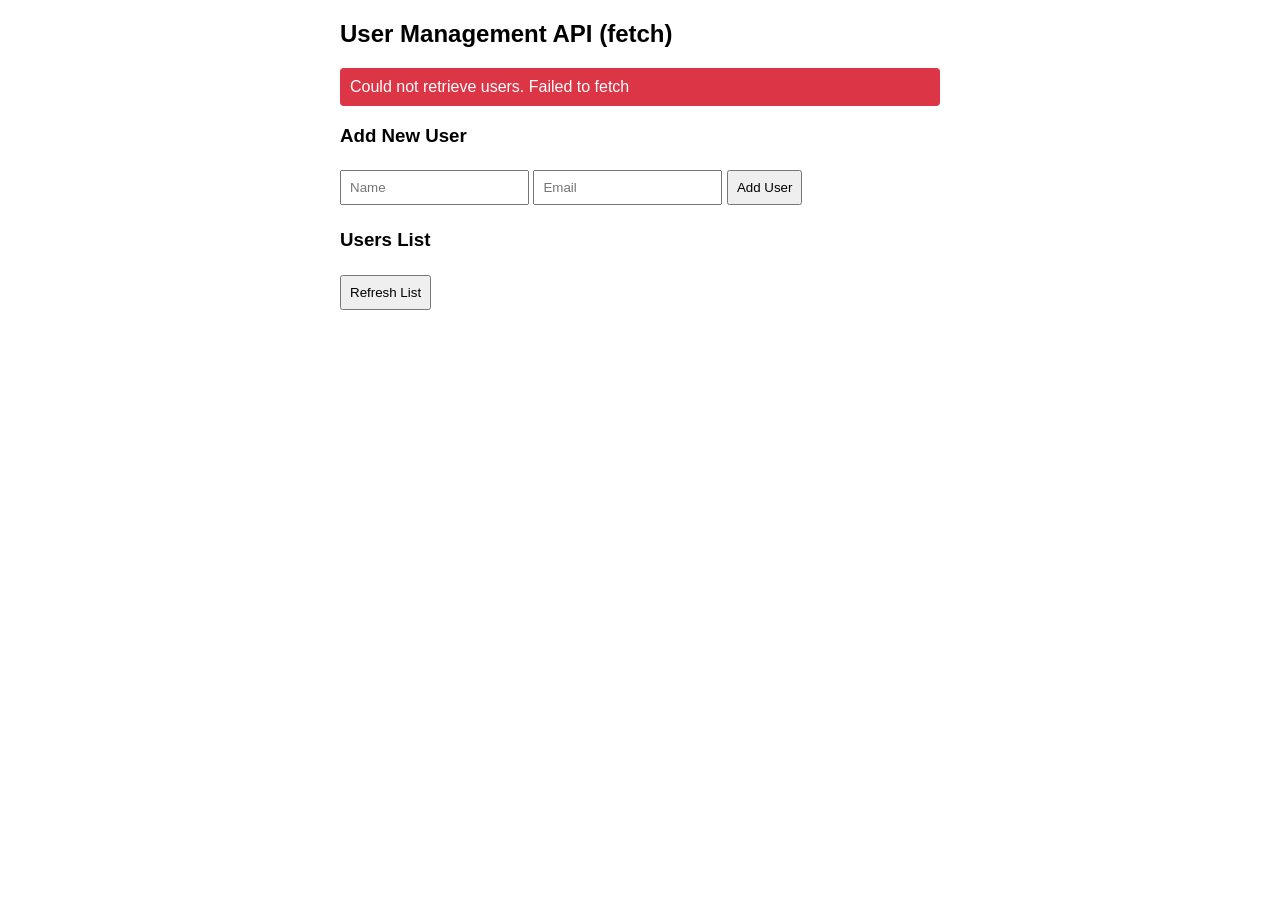
<file: consuming-API.html>
<!DOCTYPE html>
<html lang="en">

<head>
    <title>Consuming APIs with fetch() & Error Handling</title>
    <style>
        body {
            font-family: Arial, sans-serif;
            max-width: 600px;
            margin: 20px auto;
        }

        input,
        button {
            padding: 8px;
            margin: 5px 0;
        }

        ul {
            list-style-type: none;
            padding: 0;
        }

        li {
            padding: 10px;
            border: 1px solid #ddd;
            margin: 5px 0;
            display: flex;
            justify-content: space-between;
            align-items: center;
        }

        .btn-action {
            padding: 5px 10px;
            font-size: 0.8em;
            cursor: pointer;
            border: none;
            color: white;
        }

        .btn-edit {
            background: #ffc107;
        }

        .btn-delete {
            background: #dc3545;
        }

        /* 5.4 Styling for error and success messages */
        #error-message {
            display: none;
            color: white;
            background-color: #dc3545;
            padding: 10px;
            margin: 10px 0;
            border-radius: 4px;
        }

        #success-message {
            display: none;
            color: white;
            background-color: #28a745;
            padding: 10px;
            margin: 10px 0;
            border-radius: 4px;
        }
    </style>
</head>

<body>

    <h2>User Management API (fetch)</h2>

    <!-- 5.4 Containers for displaying errors and success messages in the UI -->
    <div id="error-message"></div>
    <div id="success-message"></div>

    <!-- Form for POST -->
    <h3>Add New User</h3>
    <input type="text" id="name" placeholder="Name">
    <input type="email" id="email" placeholder="Email">
    <button onclick="addUser()">Add User</button>

    <!-- List for GET -->
    <h3>Users List</h3>
    <button onclick="getUsers()">Refresh List</button>
    <ul id="list-users"></ul>

    <script>
        // Using a free mock API to simulate the PHP backend
        const API_URL = "https://reqres.in/api/users";

        // ==========================================
        // 5.4 Displaying errors/success in the UI
        // ==========================================
        function showError(message) {
            const errorDiv = document.getElementById("error-message");
            errorDiv.textContent = message;
            errorDiv.style.display = "block";
            setTimeout(() => { errorDiv.style.display = "none"; }, 5000);
        }

        function showSuccess(message) {
            const successDiv = document.getElementById("success-message");
            successDiv.textContent = message;
            successDiv.style.display = "block";
            setTimeout(() => { successDiv.style.display = "none"; }, 3000);
        }

        // ==========================================
        // 1️⃣ Get users (GET) & 5.4 Response handling
        // ==========================================
        function getUsers() {
            fetch(API_URL)
                .then(response => {
                    // 5.4 Handling HTTP Responses: Check if response.ok is false
                    if (!response.ok) {
                        throw new Error(`Error ${response.status}: ${response.statusText}`);
                    }
                    return response.json();
                })
                .then(data => {
                    // The mock API returns { data: [...] }, so we extract the array
                    showUsers(data.data);
                })
                .catch(error => {
                    // 5.4 Catching errors and showing them in the UI
                    showError("Could not retrieve users. " + error.message);
                });
        }

        function showUsers(users) {
            const list = document.getElementById("list-users");
            list.innerHTML = "";
            users.forEach(user => {
                const item = document.createElement("li");
                // Mapping mock API fields to match the example's user.name
                const displayName = `${user.first_name} ${user.last_name}`;
                item.innerHTML = `
                    <span>${displayName} - ${user.email}</span>
                    <span>
                        <button class="btn-action btn-edit" onclick="updateUser(${user.id})">Edit</button>
                        <button class="btn-action btn-delete" onclick="deleteUser(${user.id})">Delete</button>
                    </span>
                `;
                list.appendChild(item);
            });
        }

        // ==========================================
        // 2️⃣ Add a user (POST)
        // ==========================================
        function addUser() {
            const name = document.getElementById("name").value;
            const email = document.getElementById("email").value;

            if (!name || !email) {
                showError("Name and Email are required!");
                return;
            }

            fetch(API_URL, {
                method: "POST",
                headers: { "Content-Type": "application/json" },
                body: JSON.stringify({ name, email })
            })
                .then(response => {
                    if (!response.ok) throw new Error(`Error ${response.status}`);
                    return response.json();
                })
                .then(data => {
                    showSuccess(`User added with ID: ${data.id}`);
                    document.getElementById("name").value = "";
                    document.getElementById("email").value = "";
                    getUsers(); // Refresh list
                })
                .catch(error => showError("Error adding user: " + error.message));
        }

        // ==========================================
        // 3️⃣ Update user (PUT)
        // ==========================================
        function updateUser(id) {
            const newName = prompt("New name:");
            const newEmail = prompt("New email:");

            if (newName && newEmail) {
                fetch(`${API_URL}/${id}`, {
                    method: "PUT",
                    headers: { "Content-Type": "application/json" },
                    body: JSON.stringify({ name: newName, email: newEmail })
                })
                    .then(response => {
                        if (!response.ok) throw new Error(`Error ${response.status}`);
                        return response.json();
                    })
                    .then(() => {
                        showSuccess("User updated successfully!");
                        getUsers();
                    })
                    .catch(error => showError("Error updating user: " + error.message));
            }
        }

        // ==========================================
        // 4️⃣ Delete user (DELETE)
        // ==========================================
        function deleteUser(id) {
            if (confirm("Are you sure you want to delete this user?")) {
                fetch(`${API_URL}/${id}`, {
                    method: "DELETE",
                    headers: { "Content-Type": "application/json" }
                })
                    .then(response => {
                        // DELETE often returns 204 No Content (empty body)
                        if (response.status === 204) return {};
                        if (!response.ok) throw new Error(`Error ${response.status}`);
                        return response.json();
                    })
                    .then(() => {
                        showSuccess("User deleted successfully!");
                        getUsers();
                    })
                    .catch(error => showError("Error deleting user: " + error.message));
            }
        }

        // Load users when the page loads
        document.addEventListener("DOMContentLoaded", getUsers);
    </script>
</body>

</html>
</file>
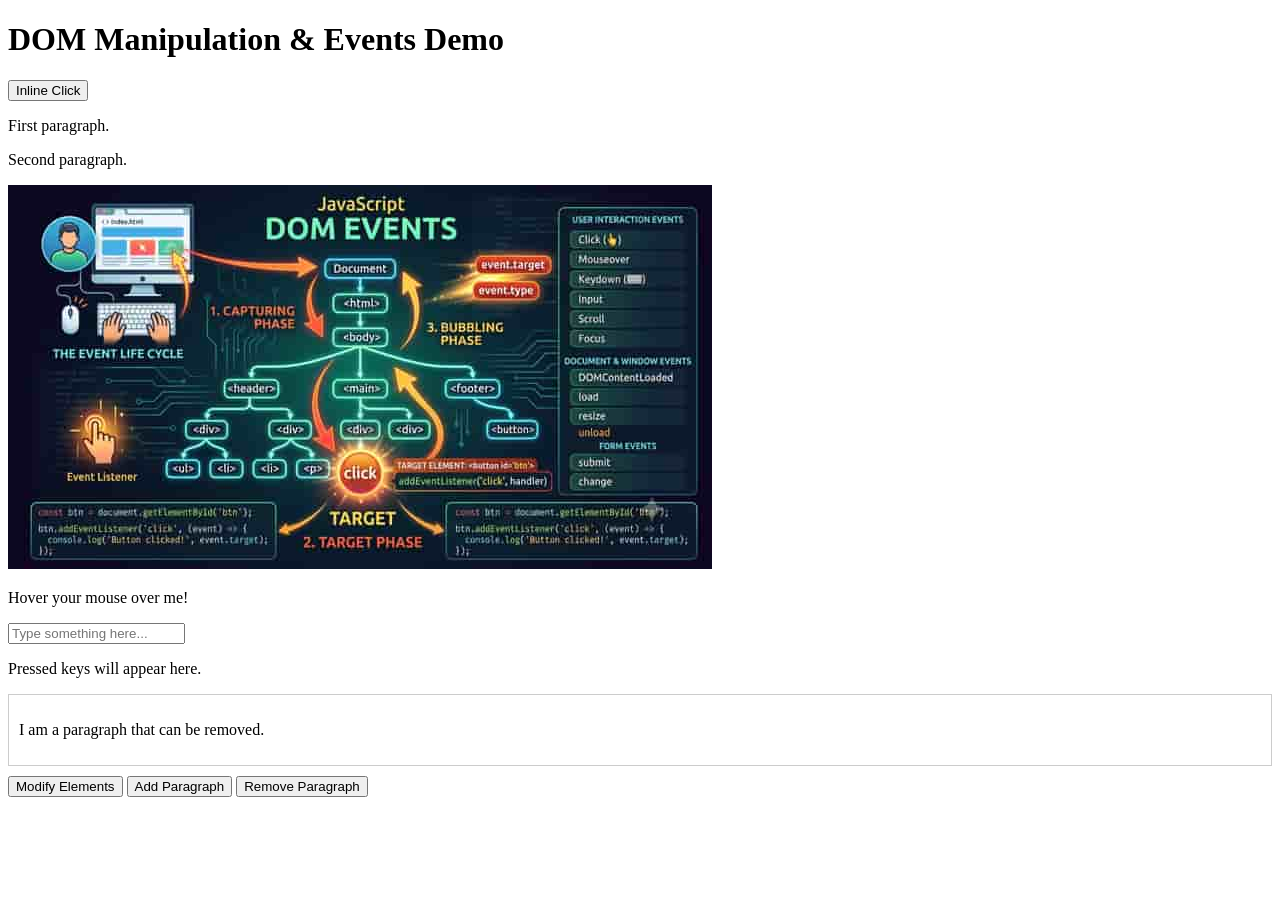
<file: events-dom.html>
<!DOCTYPE html>
<html lang="en">

<head>
    <title>DOM & Events Demo</title>
    <style>
        .highlight {
            background-color: yellow;
        }

        .box {
            border: 1px solid #ccc;
            padding: 10px;
            margin: 10px 0;
        }
    </style>
</head>

<body>

    <h1 id="titulo">DOM Manipulation & Events Demo</h1>

    <!-- 3.1.3 Inline Event -->
    <button onclick="alert('This is an inline event!')">Inline Click</button>

    <!-- Elements for Selection (3.2.2) -->
    <p class="paragraph">First paragraph.</p>
    <p class="paragraph">Second paragraph.</p>
    <img id="myImage" src="old-image.jpg" alt="Sample Image">

    <!-- Elements for Events (3.2.5) -->
    <p id="hoverTarget">Hover your mouse over me!</p>
    <input type="text" id="keyInput" placeholder="Type something here...">
    <p id="keyOutput">Pressed keys will appear here.</p>

    <!-- Container for Creation/Removal (3.2.4) -->
    <div id="container" class="box">
        <p id="removable">I am a paragraph that can be removed.</p>
    </div>

    <!-- Buttons for JavaScript Events -->
    <button id="modifyBtn">Modify Elements</button>
    <button id="addBtn">Add Paragraph</button>
    <button id="removeBtn">Remove Paragraph</button>

    <script>
        // ==========================================
        // 3.2.2 Selecting DOM Elements
        // ==========================================
        const byId = document.getElementById("titulo");
        const byClass = document.getElementsByClassName("paragraph");
        const byTag = document.getElementsByTagName("p");
        const byQuery = document.querySelector("p");
        const byQueryAll = document.querySelectorAll("p");

        // Logging to console to show the difference between single nodes and collections
        console.log("Single element:", byId, byQuery);
        console.log("Collections:", byClass, byTag, byQueryAll);


        // ==========================================
        // 3.2.3 Modifying DOM Elements & 3.2.5 Events
        // ==========================================
        const modifyBtn = document.getElementById("modifyBtn");

        // Event: click
        modifyBtn.addEventListener("click", function () {
            // Changing text content
            byId.textContent = "Title Modified via textContent!";

            // Changing styles
            byId.style.color = "blue";

            // Changing HTML content
            const firstP = document.querySelector("p");
            firstP.innerHTML = "<em>Changed via innerHTML!</em>";

            // Changing attributes
            const imagen = document.getElementById("myImage");
            imagen.setAttribute("src", "new-image.jpg");
            imagen.setAttribute("alt", "New Image Description");
        });


        // ==========================================
        // 3.2.5 More DOM Events (mouseover, keyup)
        // ==========================================
        const hoverTarget = document.getElementById("hoverTarget");

        // Event: mouseover
        hoverTarget.addEventListener("mouseover", function () {
            hoverTarget.style.backgroundColor = "lightgreen";
        });
        hoverTarget.addEventListener("mouseout", function () {
            hoverTarget.style.backgroundColor = "transparent";
        });

        const keyInput = document.getElementById("keyInput");
        const keyOutput = document.getElementById("keyOutput");

        // Event: keyup
        keyInput.addEventListener("keyup", function () {
            keyOutput.textContent = "You typed: " + keyInput.value;
        });


        // ==========================================
        // 3.2.4 Creating, Adding, and Removing Elements
        // ==========================================
        const addBtn = document.getElementById("addBtn");

        // Event: click (Creating & Adding)
        addBtn.addEventListener("click", function () {
            const nuevoParagraph = document.createElement("p");
            nuevoParagraph.textContent = "This is a dynamically added paragraph.";
            nuevoParagraph.className = "paragraph"; // Adding a class

            // Adding to the DOM
            document.getElementById("container").appendChild(nuevoParagraph);
        });

        const removeBtn = document.getElementById("removeBtn");

        // Event: click (Removing)
        removeBtn.addEventListener("click", function () {
            const deleteParagraph = document.getElementById("removable");
            if (deleteParagraph) {
                // Removing from the DOM
                deleteParagraph.parentNode.removeChild(deleteParagraph);
            } else {
                alert("The element has already been removed!");
            }
        });
    </script>
</body>

</html>
</file>
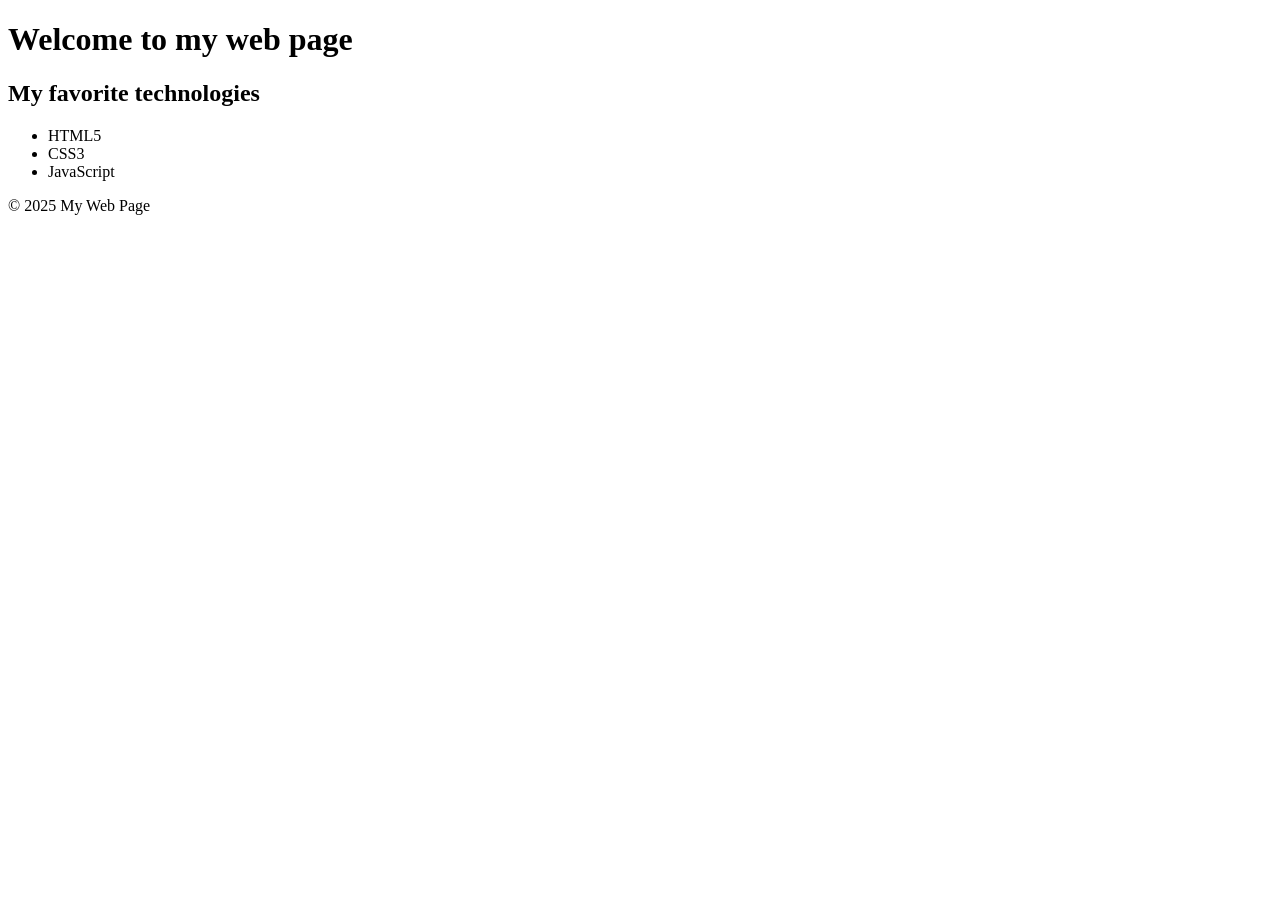
<file: exercise1.html>
<!DOCTYPE html>
<html lang="en">

<head>
    <meta charset="UTF-8">
    <meta name="viewport" content="width=device-width, initial-scale=1.0">
    <title>My Web Page</title>
</head>

<body>
    <header>
        <h1>Welcome to my web page</h1>
    </header>
    <main>
        <section>
            <h2>My favorite technologies</h2>
            <ul>
                <li>HTML5</li>
                <li>CSS3</li>
                <li>JavaScript</li>
            </ul>
        </section>
    </main>
    <footer>
        <p>&copy; 2025 My Web Page</p>
    </footer>
</body>

</html>
</file>
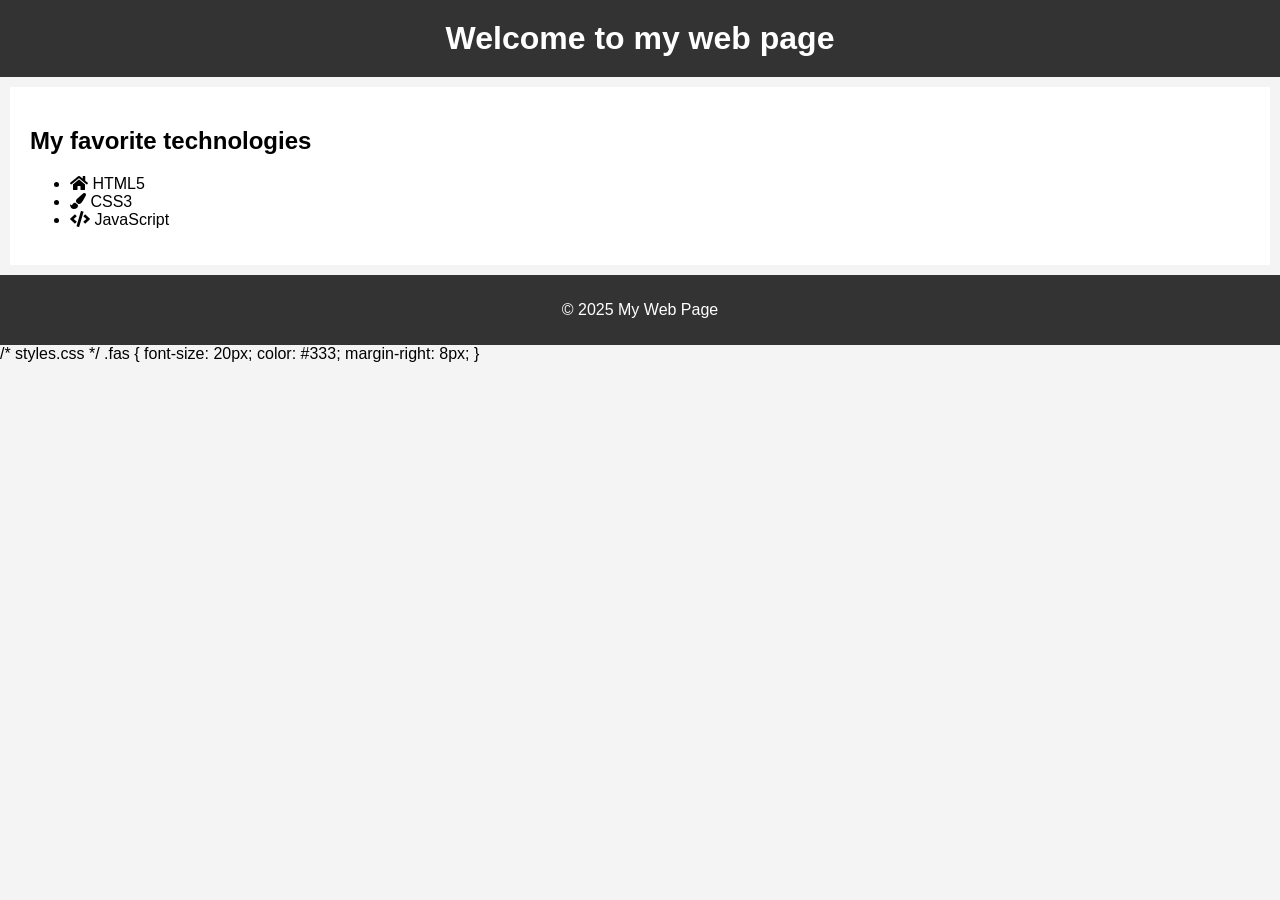
<file: exercise3.html>
<!—exercise3.html -->
    <!DOCTYPE html>
    <html lang="en">

    <head>
        <meta charset="UTF-8">
        <meta name="viewport" content="width=device-width, initial-scale=1.0">
        <title>My Web Page</title>
        <link href="https://cdnjs.cloudflare.com/ajax/libs/font-awesome/5.15.3/css/all.min.css" rel="stylesheet">
        <link rel="stylesheet" href="styles.css">
    </head>

    <body>
        <header>
            <h1>Welcome to my web page</h1>
        </header>
        <main>
            <section>
                <h2>My favorite technologies</h2>
                <ul>
                    <li><i class="fas fa-home"></i> HTML5</li>
                    <li><i class="fas fa-paint-brush"></i> CSS3</li>
                    <li><i class="fas fa-code"></i> JavaScript</li>
                </ul>
            </section>
        </main>
        <footer>
            <p>&copy; 2025 My Web Page</p>
        </footer>
    </body>

    </html>
    /* styles.css */
    .fas {
    font-size: 20px;
    color: #333;
    margin-right: 8px;
    }
</file>
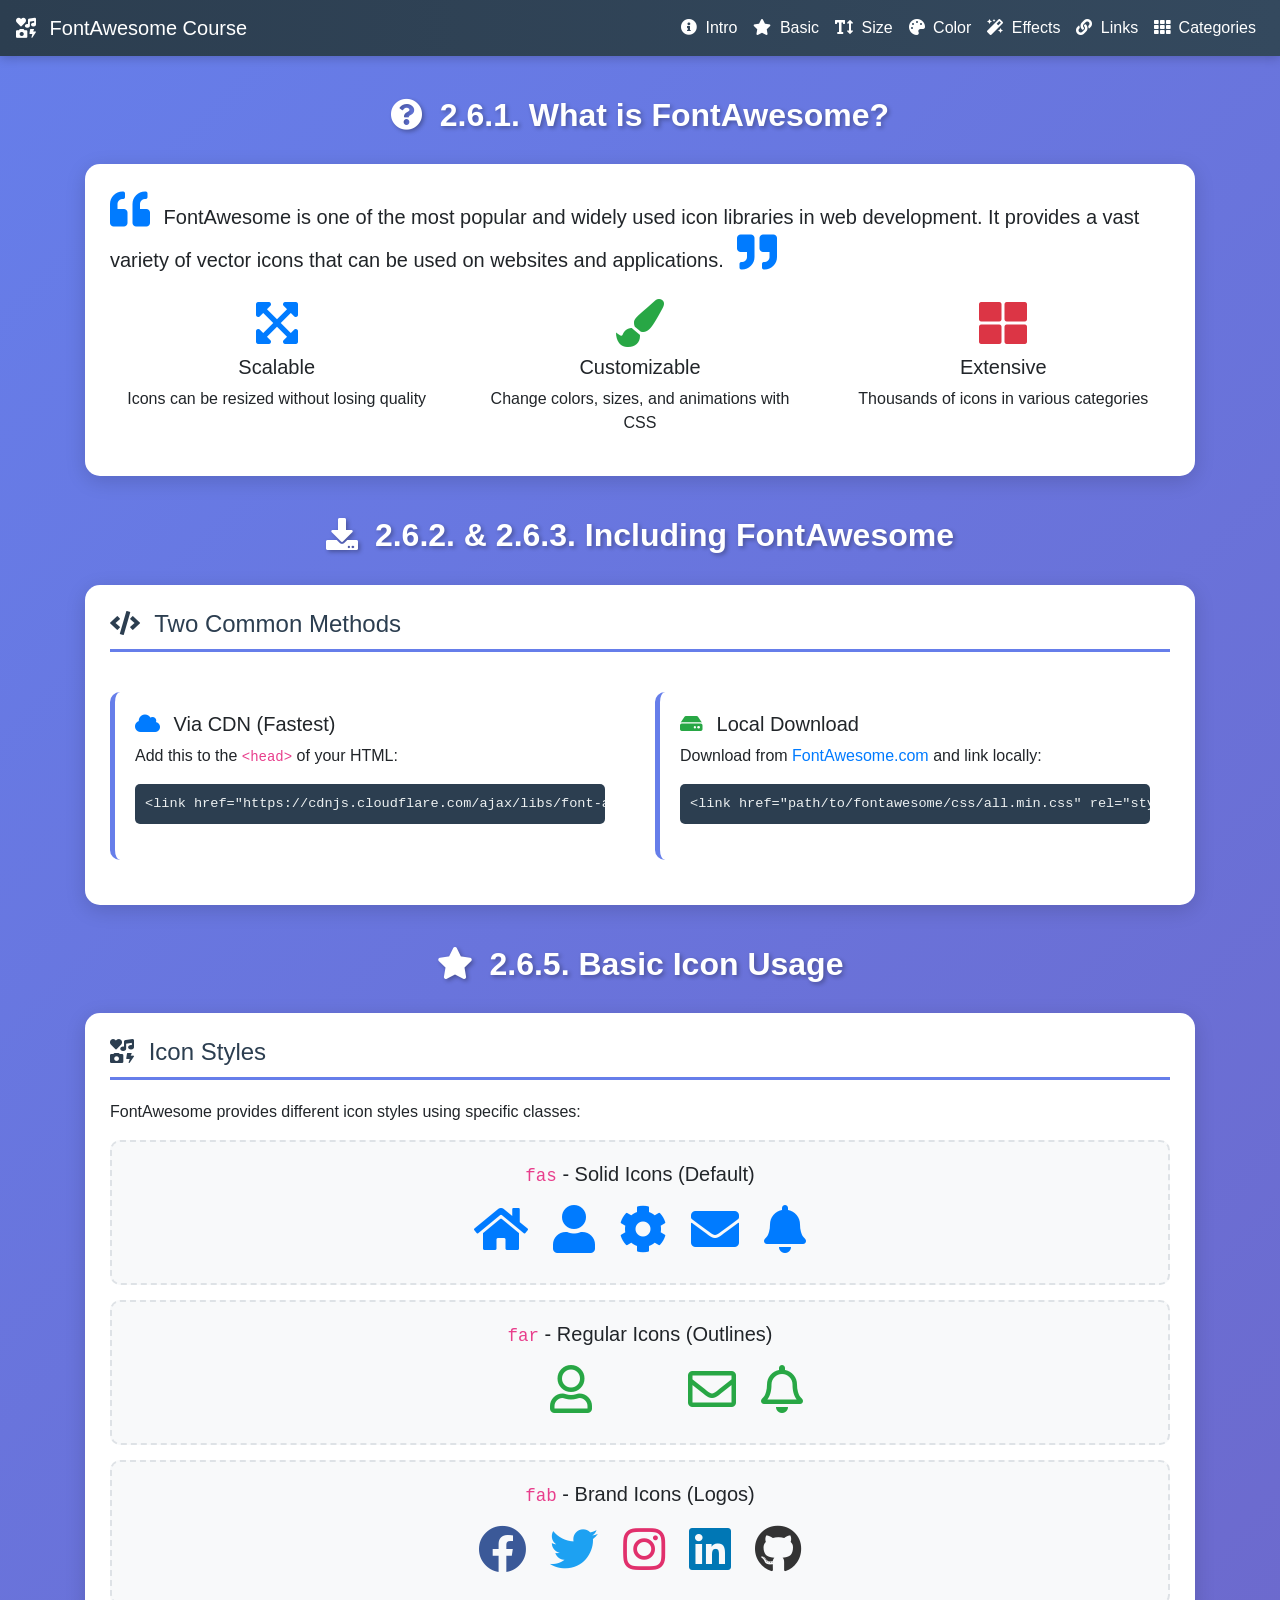
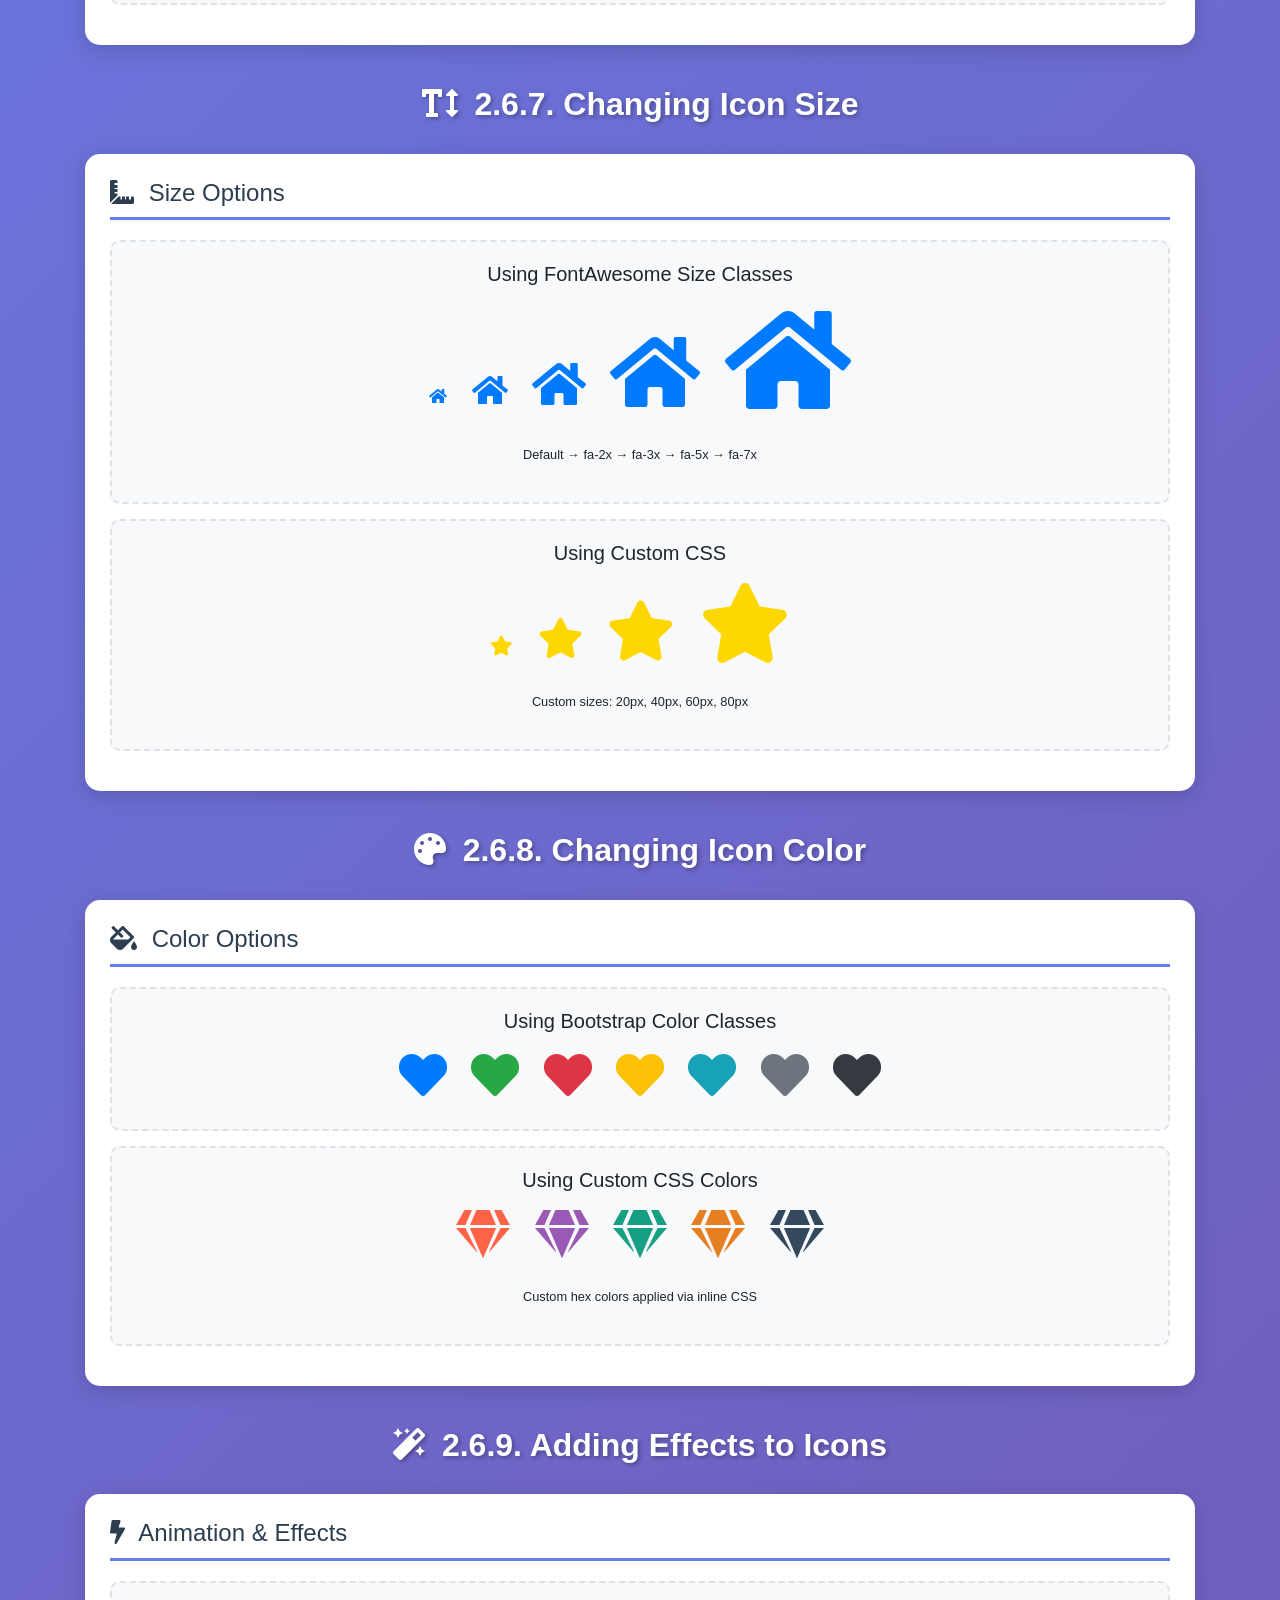
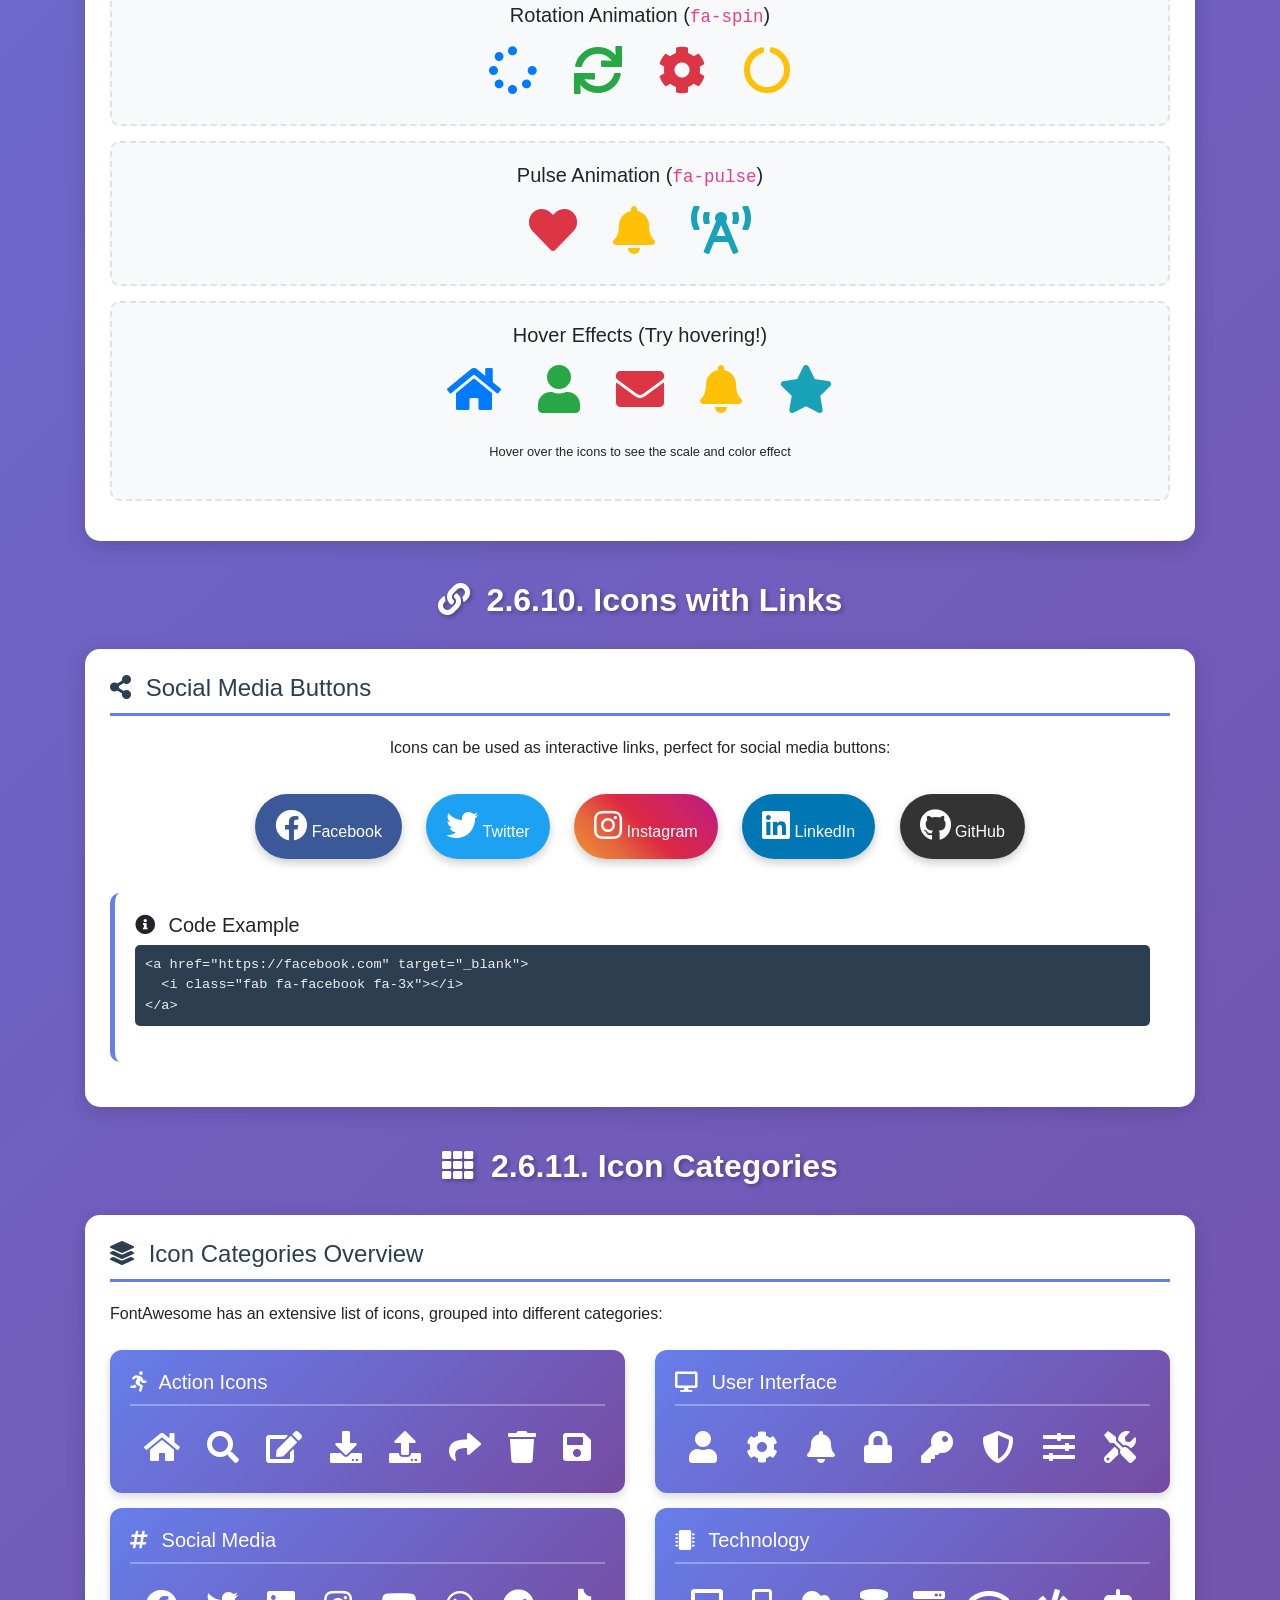
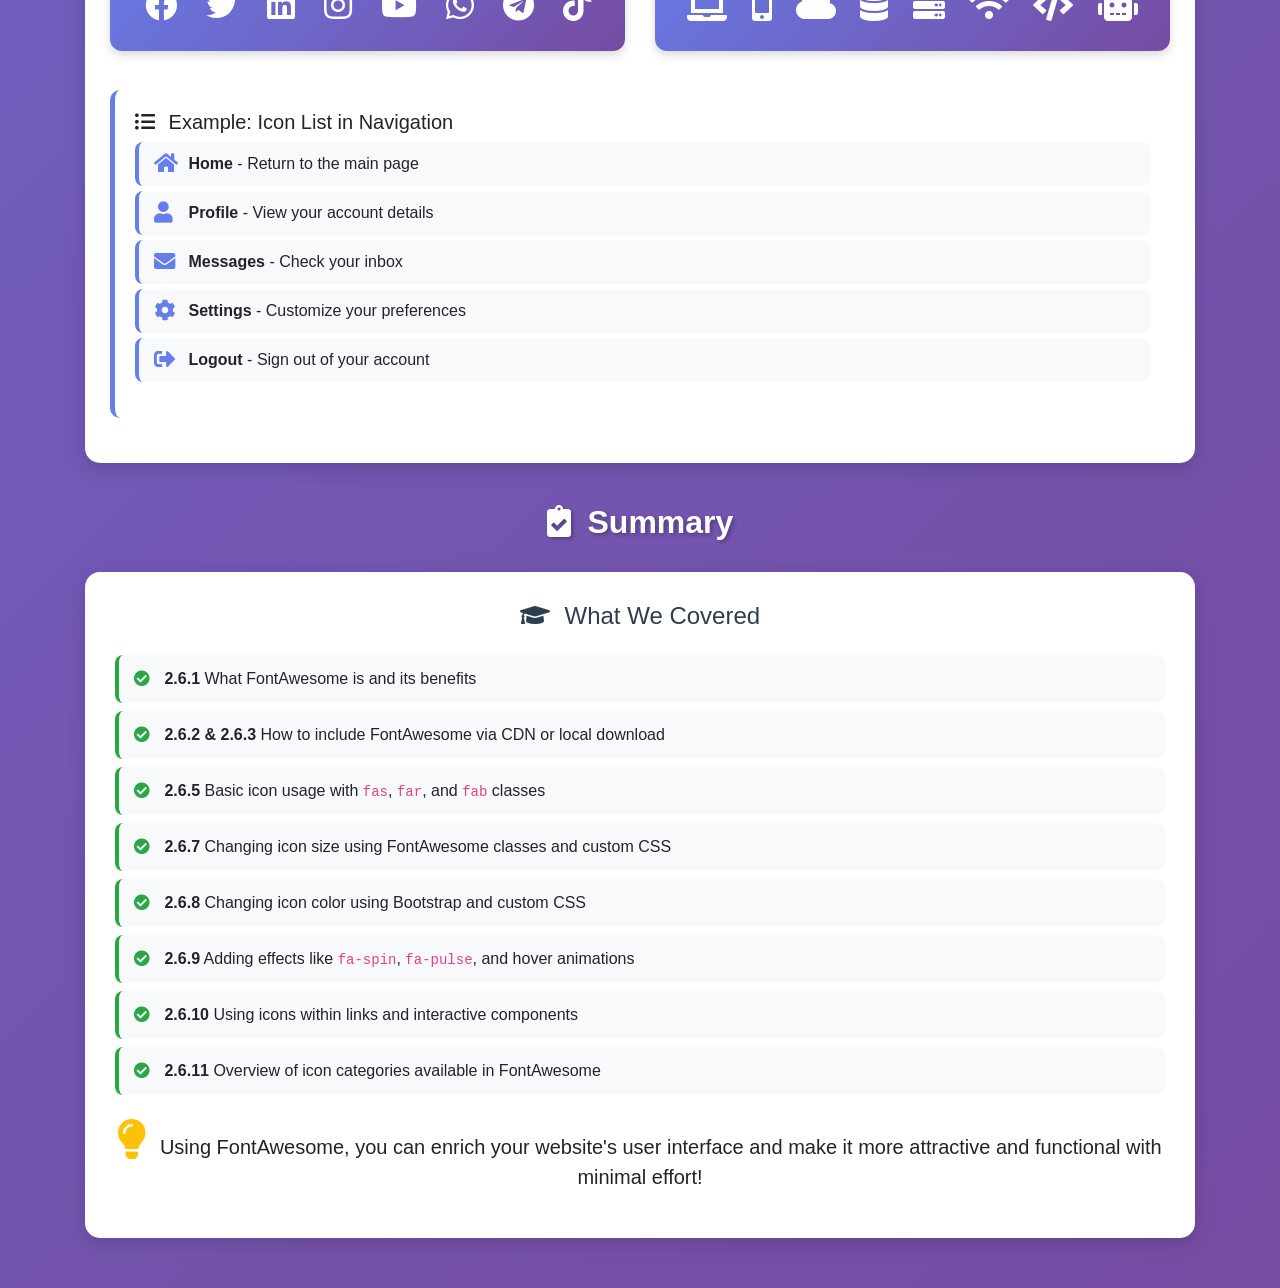
<file: fontawesome.html>
<!DOCTYPE html>
<html lang="en">

<head>
    <meta charset="UTF-8">
    <meta name="viewport" content="width=device-width, initial-scale=1.0">
    <title>FontAwesome Complete Example - CSS3 Course</title>

    <!-- 2.5.2. Bootstrap via CDN -->
    <link href="https://stackpath.bootstrapcdn.com/bootstrap/4.5.2/css/bootstrap.min.css" rel="stylesheet">

    <!-- 2.6.3. FontAwesome via CDN -->
    <link href="https://cdnjs.cloudflare.com/ajax/libs/font-awesome/5.15.3/css/all.min.css" rel="stylesheet">

    <!-- 2.6.6. Custom CSS for FontAwesome customization -->
    <style>
        body {
            font-family: 'Segoe UI', Tahoma, Geneva, Verdana, sans-serif;
            background: linear-gradient(135deg, #667eea 0%, #764ba2 100%);
            min-height: 100vh;
            padding-bottom: 50px;
        }

        /* Custom navbar */
        .navbar-custom {
            background: linear-gradient(90deg, #2c3e50 0%, #34495e 100%) !important;
            box-shadow: 0 2px 10px rgba(0, 0, 0, 0.2);
        }

        .navbar-custom .navbar-brand,
        .navbar-custom .nav-link {
            color: #fff !important;
        }

        .navbar-custom .nav-link:hover {
            color: #3498db !important;
        }

        /* Section styling */
        .section-title {
            color: white;
            text-align: center;
            margin: 40px 0 30px;
            text-shadow: 2px 2px 4px rgba(0, 0, 0, 0.3);
            font-weight: bold;
        }

        .section-subtitle {
            color: #f8f9fa;
            text-align: center;
            margin-bottom: 20px;
            font-size: 1.1rem;
        }

        /* Card styling */
        .demo-card {
            background: white;
            border-radius: 15px;
            padding: 25px;
            margin-bottom: 25px;
            box-shadow: 0 5px 20px rgba(0, 0, 0, 0.15);
            transition: transform 0.3s ease;
        }

        .demo-card:hover {
            transform: translateY(-3px);
        }

        .demo-card h4 {
            color: #2c3e50;
            border-bottom: 3px solid #667eea;
            padding-bottom: 10px;
            margin-bottom: 20px;
        }

        /* Icon showcase containers */
        .icon-showcase {
            background: #f8f9fa;
            border-radius: 10px;
            padding: 20px;
            margin: 15px 0;
            text-align: center;
            border: 2px dashed #dee2e6;
        }

        .icon-showcase i {
            margin: 10px;
            transition: all 0.3s ease;
        }

        /* 2.6.9. Hover effect for icons */
        .fa-hover:hover {
            transform: scale(1.3);
            color: #667eea !important;
            cursor: pointer;
        }

        /* Social media buttons */
        .social-btn {
            display: inline-block;
            margin: 10px;
            padding: 15px 20px;
            border-radius: 50px;
            color: white !important;
            text-decoration: none;
            transition: all 0.3s ease;
            box-shadow: 0 4px 10px rgba(0, 0, 0, 0.2);
        }

        .social-btn:hover {
            transform: translateY(-3px) scale(1.05);
            box-shadow: 0 6px 15px rgba(0, 0, 0, 0.3);
            color: white !important;
            text-decoration: none;
        }

        .social-facebook {
            background: #3b5998;
        }

        .social-twitter {
            background: #1da1f2;
        }

        .social-instagram {
            background: linear-gradient(45deg, #f09433 0%, #e6683c 25%, #dc2743 50%, #cc2366 75%, #bc1888 100%);
        }

        .social-linkedin {
            background: #0077b5;
        }

        .social-github {
            background: #333;
        }

        /* Icon list styling */
        .icon-list {
            list-style: none;
            padding: 0;
        }

        .icon-list li {
            padding: 10px 15px;
            margin: 5px 0;
            background: #f8f9fa;
            border-radius: 8px;
            border-left: 4px solid #667eea;
            transition: all 0.3s ease;
        }

        .icon-list li:hover {
            background: #e9ecef;
            transform: translateX(5px);
        }

        .icon-list li i {
            width: 30px;
            color: #667eea;
        }

        /* Category cards */
        .category-card {
            background: linear-gradient(135deg, #667eea 0%, #764ba2 100%);
            color: white;
            padding: 20px;
            border-radius: 12px;
            margin-bottom: 15px;
            box-shadow: 0 4px 10px rgba(0, 0, 0, 0.15);
        }

        .category-card h5 {
            border-bottom: 2px solid rgba(255, 255, 255, 0.3);
            padding-bottom: 10px;
            margin-bottom: 15px;
        }

        .category-card .icon-grid {
            display: flex;
            flex-wrap: wrap;
            justify-content: space-around;
        }

        .category-card .icon-grid i {
            font-size: 2rem;
            margin: 10px;
            transition: transform 0.3s ease;
        }

        .category-card .icon-grid i:hover {
            transform: scale(1.3);
        }

        /* Info box */
        .info-box {
            background: rgba(255, 255, 255, 0.95);
            padding: 20px;
            border-radius: 10px;
            margin: 20px 0;
            border-left: 5px solid #667eea;
        }

        /* Summary section */
        .summary-card {
            background: white;
            border-radius: 15px;
            padding: 30px;
            box-shadow: 0 5px 20px rgba(0, 0, 0, 0.15);
        }

        .summary-card h4 {
            color: #2c3e50;
            text-align: center;
            margin-bottom: 25px;
        }

        .summary-card ul {
            list-style: none;
            padding: 0;
        }

        .summary-card ul li {
            padding: 12px 15px;
            margin: 8px 0;
            background: #f8f9fa;
            border-radius: 8px;
            border-left: 4px solid #28a745;
        }

        .summary-card ul li i {
            color: #28a745;
            margin-right: 10px;
        }
    </style>
</head>

<body>

    <!-- Navbar with FontAwesome icons -->
    <nav class="navbar navbar-expand-lg navbar-custom">
        <a class="navbar-brand" href="#">
            <i class="fas fa-icons mr-2"></i> FontAwesome Course
        </a>
        <button class="navbar-toggler" type="button" data-toggle="collapse" data-target="#navbarNav">
            <span class="navbar-toggler-icon"></span>
        </button>
        <div class="collapse navbar-collapse" id="navbarNav">
            <ul class="navbar-nav ml-auto">
                <li class="nav-item"><a class="nav-link" href="#intro"><i class="fas fa-info-circle mr-1"></i> Intro</a>
                </li>
                <li class="nav-item"><a class="nav-link" href="#basic"><i class="fas fa-star mr-1"></i> Basic</a></li>
                <li class="nav-item"><a class="nav-link" href="#size"><i class="fas fa-text-height mr-1"></i> Size</a>
                </li>
                <li class="nav-item"><a class="nav-link" href="#color"><i class="fas fa-palette mr-1"></i> Color</a>
                </li>
                <li class="nav-item"><a class="nav-link" href="#effects"><i class="fas fa-magic mr-1"></i> Effects</a>
                </li>
                <li class="nav-item"><a class="nav-link" href="#links"><i class="fas fa-link mr-1"></i> Links</a></li>
                <li class="nav-item"><a class="nav-link" href="#categories"><i class="fas fa-th mr-1"></i>
                        Categories</a></li>
            </ul>
        </div>
    </nav>

    <div class="container">

        <!-- 2.6.1. What is FontAwesome? -->
        <h2 class="section-title" id="intro">
            <i class="fas fa-question-circle mr-2"></i> 2.6.1. What is FontAwesome?
        </h2>
        <div class="demo-card">
            <p class="lead">
                <i class="fas fa-quote-left fa-2x text-primary mr-2"></i>
                FontAwesome is one of the most popular and widely used icon libraries in web development.
                It provides a vast variety of vector icons that can be used on websites and applications.
                <i class="fas fa-quote-right fa-2x text-primary ml-2"></i>
            </p>
            <div class="row mt-4">
                <div class="col-md-4 text-center">
                    <i class="fas fa-expand-arrows-alt fa-3x text-primary mb-2"></i>
                    <h5>Scalable</h5>
                    <p>Icons can be resized without losing quality</p>
                </div>
                <div class="col-md-4 text-center">
                    <i class="fas fa-paint-brush fa-3x text-success mb-2"></i>
                    <h5>Customizable</h5>
                    <p>Change colors, sizes, and animations with CSS</p>
                </div>
                <div class="col-md-4 text-center">
                    <i class="fas fa-th-large fa-3x text-danger mb-2"></i>
                    <h5>Extensive</h5>
                    <p>Thousands of icons in various categories</p>
                </div>
            </div>
        </div>

        <!-- 2.6.2. & 2.6.3. How to include FontAwesome -->
        <h2 class="section-title" id="include">
            <i class="fas fa-download mr-2"></i> 2.6.2. & 2.6.3. Including FontAwesome
        </h2>
        <div class="demo-card">
            <h4><i class="fas fa-code mr-2"></i> Two Common Methods</h4>
            <div class="row">
                <div class="col-md-6">
                    <div class="info-box">
                        <h5><i class="fas fa-cloud text-primary mr-2"></i> Via CDN (Fastest)</h5>
                        <p>Add this to the <code>&lt;head&gt;</code> of your HTML:</p>
                        <pre
                            style="background: #2c3e50; color: #ecf0f1; padding: 10px; border-radius: 5px; font-size: 0.85rem;">&lt;link href="https://cdnjs.cloudflare.com/ajax/libs/font-awesome/5.15.3/css/all.min.css" rel="stylesheet"&gt;</pre>
                    </div>
                </div>
                <div class="col-md-6">
                    <div class="info-box">
                        <h5><i class="fas fa-hdd text-success mr-2"></i> Local Download</h5>
                        <p>Download from <a href="https://fontawesome.com" target="_blank">FontAwesome.com</a> and link
                            locally:</p>
                        <pre
                            style="background: #2c3e50; color: #ecf0f1; padding: 10px; border-radius: 5px; font-size: 0.85rem;">&lt;link href="path/to/fontawesome/css/all.min.css" rel="stylesheet"&gt;</pre>
                    </div>
                </div>
            </div>
        </div>

        <!-- 2.6.5. Basic Icon Usage -->
        <h2 class="section-title" id="basic">
            <i class="fas fa-star mr-2"></i> 2.6.5. Basic Icon Usage
        </h2>
        <div class="demo-card">
            <h4><i class="fas fa-icons mr-2"></i> Icon Styles</h4>
            <p>FontAwesome provides different icon styles using specific classes:</p>

            <div class="icon-showcase">
                <h5><code>fas</code> - Solid Icons (Default)</h5>
                <i class="fas fa-home fa-3x text-primary"></i>
                <i class="fas fa-user fa-3x text-primary"></i>
                <i class="fas fa-cog fa-3x text-primary"></i>
                <i class="fas fa-envelope fa-3x text-primary"></i>
                <i class="fas fa-bell fa-3x text-primary"></i>
            </div>

            <div class="icon-showcase">
                <h5><code>far</code> - Regular Icons (Outlines)</h5>
                <i class="far fa-home fa-3x text-success"></i>
                <i class="far fa-user fa-3x text-success"></i>
                <i class="far fa-cog fa-3x text-success"></i>
                <i class="far fa-envelope fa-3x text-success"></i>
                <i class="far fa-bell fa-3x text-success"></i>
            </div>

            <div class="icon-showcase">
                <h5><code>fab</code> - Brand Icons (Logos)</h5>
                <i class="fab fa-facebook fa-3x" style="color: #3b5998;"></i>
                <i class="fab fa-twitter fa-3x" style="color: #1da1f2;"></i>
                <i class="fab fa-instagram fa-3x" style="color: #e1306c;"></i>
                <i class="fab fa-linkedin fa-3x" style="color: #0077b5;"></i>
                <i class="fab fa-github fa-3x" style="color: #333;"></i>
            </div>
        </div>

        <!-- 2.6.7. Changing Icon Size -->
        <h2 class="section-title" id="size">
            <i class="fas fa-text-height mr-2"></i> 2.6.7. Changing Icon Size
        </h2>
        <div class="demo-card">
            <h4><i class="fas fa-ruler-combined mr-2"></i> Size Options</h4>

            <div class="icon-showcase">
                <h5>Using FontAwesome Size Classes</h5>
                <i class="fas fa-home text-primary" title="Default"></i>
                <i class="fas fa-home fa-2x text-primary" title="fa-2x"></i>
                <i class="fas fa-home fa-3x text-primary" title="fa-3x"></i>
                <i class="fas fa-home fa-5x text-primary" title="fa-5x"></i>
                <i class="fas fa-home fa-7x text-primary" title="fa-7x"></i>
                <p class="mt-3"><small>Default → fa-2x → fa-3x → fa-5x → fa-7x</small></p>
            </div>

            <div class="icon-showcase">
                <h5>Using Custom CSS</h5>
                <i class="fas fa-star" style="font-size: 20px; color: gold;"></i>
                <i class="fas fa-star" style="font-size: 40px; color: gold;"></i>
                <i class="fas fa-star" style="font-size: 60px; color: gold;"></i>
                <i class="fas fa-star" style="font-size: 80px; color: gold;"></i>
                <p class="mt-3"><small>Custom sizes: 20px, 40px, 60px, 80px</small></p>
            </div>
        </div>

        <!-- 2.6.8. Changing Icon Color -->
        <h2 class="section-title" id="color">
            <i class="fas fa-palette mr-2"></i> 2.6.8. Changing Icon Color
        </h2>
        <div class="demo-card">
            <h4><i class="fas fa-fill-drip mr-2"></i> Color Options</h4>

            <div class="icon-showcase">
                <h5>Using Bootstrap Color Classes</h5>
                <i class="fas fa-heart fa-3x text-primary" title="text-primary"></i>
                <i class="fas fa-heart fa-3x text-success" title="text-success"></i>
                <i class="fas fa-heart fa-3x text-danger" title="text-danger"></i>
                <i class="fas fa-heart fa-3x text-warning" title="text-warning"></i>
                <i class="fas fa-heart fa-3x text-info" title="text-info"></i>
                <i class="fas fa-heart fa-3x text-secondary" title="text-secondary"></i>
                <i class="fas fa-heart fa-3x text-dark" title="text-dark"></i>
            </div>

            <div class="icon-showcase">
                <h5>Using Custom CSS Colors</h5>
                <i class="fas fa-gem fa-3x" style="color: #ff6347;" title="Tomato"></i>
                <i class="fas fa-gem fa-3x" style="color: #9b59b6;" title="Purple"></i>
                <i class="fas fa-gem fa-3x" style="color: #16a085;" title="Teal"></i>
                <i class="fas fa-gem fa-3x" style="color: #e67e22;" title="Orange"></i>
                <i class="fas fa-gem fa-3x" style="color: #34495e;" title="Dark Blue"></i>
                <p class="mt-3"><small>Custom hex colors applied via inline CSS</small></p>
            </div>
        </div>

        <!-- 2.6.9. Adding Effects to Icons -->
        <h2 class="section-title" id="effects">
            <i class="fas fa-magic mr-2"></i> 2.6.9. Adding Effects to Icons
        </h2>
        <div class="demo-card">
            <h4><i class="fas fa-bolt mr-2"></i> Animation & Effects</h4>

            <div class="icon-showcase">
                <h5>Rotation Animation (<code>fa-spin</code>)</h5>
                <i class="fas fa-spinner fa-spin fa-3x text-primary mx-3"></i>
                <i class="fas fa-sync fa-spin fa-3x text-success mx-3"></i>
                <i class="fas fa-cog fa-spin fa-3x text-danger mx-3"></i>
                <i class="fas fa-circle-notch fa-spin fa-3x text-warning mx-3"></i>
            </div>

            <div class="icon-showcase">
                <h5>Pulse Animation (<code>fa-pulse</code>)</h5>
                <i class="fas fa-heart fa-pulse fa-3x text-danger mx-3"></i>
                <i class="fas fa-bell fa-pulse fa-3x text-warning mx-3"></i>
                <i class="fas fa-broadcast-tower fa-pulse fa-3x text-info mx-3"></i>
            </div>

            <div class="icon-showcase">
                <h5>Hover Effects (Try hovering!)</h5>
                <i class="fas fa-home fa-3x fa-hover text-primary mx-3"></i>
                <i class="fas fa-user fa-3x fa-hover text-success mx-3"></i>
                <i class="fas fa-envelope fa-3x fa-hover text-danger mx-3"></i>
                <i class="fas fa-bell fa-3x fa-hover text-warning mx-3"></i>
                <i class="fas fa-star fa-3x fa-hover text-info mx-3"></i>
                <p class="mt-3"><small>Hover over the icons to see the scale and color effect</small></p>
            </div>
        </div>

        <!-- 2.6.10. Icons with Links -->
        <h2 class="section-title" id="links">
            <i class="fas fa-link mr-2"></i> 2.6.10. Icons with Links
        </h2>
        <div class="demo-card">
            <h4><i class="fas fa-share-alt mr-2"></i> Social Media Buttons</h4>
            <p class="text-center">Icons can be used as interactive links, perfect for social media buttons:</p>

            <div class="text-center my-4">
                <a href="https://facebook.com" target="_blank" class="social-btn social-facebook">
                    <i class="fab fa-facebook fa-2x"></i> Facebook
                </a>
                <a href="https://twitter.com" target="_blank" class="social-btn social-twitter">
                    <i class="fab fa-twitter fa-2x"></i> Twitter
                </a>
                <a href="https://instagram.com" target="_blank" class="social-btn social-instagram">
                    <i class="fab fa-instagram fa-2x"></i> Instagram
                </a>
                <a href="https://linkedin.com" target="_blank" class="social-btn social-linkedin">
                    <i class="fab fa-linkedin fa-2x"></i> LinkedIn
                </a>
                <a href="https://github.com" target="_blank" class="social-btn social-github">
                    <i class="fab fa-github fa-2x"></i> GitHub
                </a>
            </div>

            <div class="info-box">
                <h5><i class="fas fa-info-circle mr-2"></i> Code Example</h5>
                <pre
                    style="background: #2c3e50; color: #ecf0f1; padding: 10px; border-radius: 5px; font-size: 0.85rem;">&lt;a href="https://facebook.com" target="_blank"&gt;
  &lt;i class="fab fa-facebook fa-3x"&gt;&lt;/i&gt;
&lt;/a&gt;</pre>
            </div>
        </div>

        <!-- 2.6.11. Icon Lists / Categories -->
        <h2 class="section-title" id="categories">
            <i class="fas fa-th mr-2"></i> 2.6.11. Icon Categories
        </h2>
        <div class="demo-card">
            <h4><i class="fas fa-layer-group mr-2"></i> Icon Categories Overview</h4>
            <p>FontAwesome has an extensive list of icons, grouped into different categories:</p>

            <div class="row mt-4">
                <div class="col-md-6">
                    <div class="category-card">
                        <h5><i class="fas fa-running mr-2"></i> Action Icons</h5>
                        <div class="icon-grid">
                            <i class="fas fa-home" title="home"></i>
                            <i class="fas fa-search" title="search"></i>
                            <i class="fas fa-edit" title="edit"></i>
                            <i class="fas fa-download" title="download"></i>
                            <i class="fas fa-upload" title="upload"></i>
                            <i class="fas fa-share" title="share"></i>
                            <i class="fas fa-trash" title="trash"></i>
                            <i class="fas fa-save" title="save"></i>
                        </div>
                    </div>
                </div>
                <div class="col-md-6">
                    <div class="category-card">
                        <h5><i class="fas fa-desktop mr-2"></i> User Interface</h5>
                        <div class="icon-grid">
                            <i class="fas fa-user" title="user"></i>
                            <i class="fas fa-cog" title="settings"></i>
                            <i class="fas fa-bell" title="notification"></i>
                            <i class="fas fa-lock" title="lock"></i>
                            <i class="fas fa-key" title="key"></i>
                            <i class="fas fa-shield-alt" title="shield"></i>
                            <i class="fas fa-sliders-h" title="sliders"></i>
                            <i class="fas fa-tools" title="tools"></i>
                        </div>
                    </div>
                </div>
                <div class="col-md-6">
                    <div class="category-card">
                        <h5><i class="fas fa-hashtag mr-2"></i> Social Media</h5>
                        <div class="icon-grid">
                            <i class="fab fa-facebook" title="facebook"></i>
                            <i class="fab fa-twitter" title="twitter"></i>
                            <i class="fab fa-linkedin" title="linkedin"></i>
                            <i class="fab fa-instagram" title="instagram"></i>
                            <i class="fab fa-youtube" title="youtube"></i>
                            <i class="fab fa-whatsapp" title="whatsapp"></i>
                            <i class="fab fa-telegram" title="telegram"></i>
                            <i class="fab fa-tiktok" title="tiktok"></i>
                        </div>
                    </div>
                </div>
                <div class="col-md-6">
                    <div class="category-card">
                        <h5><i class="fas fa-microchip mr-2"></i> Technology</h5>
                        <div class="icon-grid">
                            <i class="fas fa-laptop" title="laptop"></i>
                            <i class="fas fa-mobile-alt" title="mobile"></i>
                            <i class="fas fa-cloud" title="cloud"></i>
                            <i class="fas fa-database" title="database"></i>
                            <i class="fas fa-server" title="server"></i>
                            <i class="fas fa-wifi" title="wifi"></i>
                            <i class="fas fa-code" title="code"></i>
                            <i class="fas fa-robot" title="robot"></i>
                        </div>
                    </div>
                </div>
            </div>

            <div class="info-box mt-4">
                <h5><i class="fas fa-list-ul mr-2"></i> Example: Icon List in Navigation</h5>
                <ul class="icon-list">
                    <li><i class="fas fa-home fa-lg"></i> <strong>Home</strong> - Return to the main page</li>
                    <li><i class="fas fa-user fa-lg"></i> <strong>Profile</strong> - View your account details</li>
                    <li><i class="fas fa-envelope fa-lg"></i> <strong>Messages</strong> - Check your inbox</li>
                    <li><i class="fas fa-cog fa-lg"></i> <strong>Settings</strong> - Customize your preferences</li>
                    <li><i class="fas fa-sign-out-alt fa-lg"></i> <strong>Logout</strong> - Sign out of your account
                    </li>
                </ul>
            </div>
        </div>

        <!-- Summary -->
        <h2 class="section-title">
            <i class="fas fa-clipboard-check mr-2"></i> Summary
        </h2>
        <div class="summary-card">
            <h4><i class="fas fa-graduation-cap mr-2"></i> What We Covered</h4>
            <ul>
                <li><i class="fas fa-check-circle"></i> <strong>2.6.1</strong> What FontAwesome is and its benefits</li>
                <li><i class="fas fa-check-circle"></i> <strong>2.6.2 & 2.6.3</strong> How to include FontAwesome via
                    CDN or local download</li>
                <li><i class="fas fa-check-circle"></i> <strong>2.6.5</strong> Basic icon usage with <code>fas</code>,
                    <code>far</code>, and <code>fab</code> classes</li>
                <li><i class="fas fa-check-circle"></i> <strong>2.6.7</strong> Changing icon size using FontAwesome
                    classes and custom CSS</li>
                <li><i class="fas fa-check-circle"></i> <strong>2.6.8</strong> Changing icon color using Bootstrap and
                    custom CSS</li>
                <li><i class="fas fa-check-circle"></i> <strong>2.6.9</strong> Adding effects like <code>fa-spin</code>,
                    <code>fa-pulse</code>, and hover animations</li>
                <li><i class="fas fa-check-circle"></i> <strong>2.6.10</strong> Using icons within links and interactive
                    components</li>
                <li><i class="fas fa-check-circle"></i> <strong>2.6.11</strong> Overview of icon categories available in
                    FontAwesome</li>
            </ul>
            <p class="text-center mt-4 lead">
                <i class="fas fa-lightbulb fa-2x text-warning mr-2"></i>
                <strong>Using FontAwesome, you can enrich your website's user interface and make it more attractive and
                    functional with minimal effort!</strong>
            </p>
        </div>

    </div>

    <!-- Bootstrap JavaScript dependencies -->
    <script src="https://code.jquery.com/jquery-3.5.1.slim.min.js"></script>
    <script src="https://cdn.jsdelivr.net/npm/@popperjs/core@2.0.4/dist/umd/popper.min.js"></script>
    <script src="https://stackpath.bootstrapcdn.com/bootstrap/4.5.2/js/bootstrap.min.js"></script>

</body>

</html>
</file>
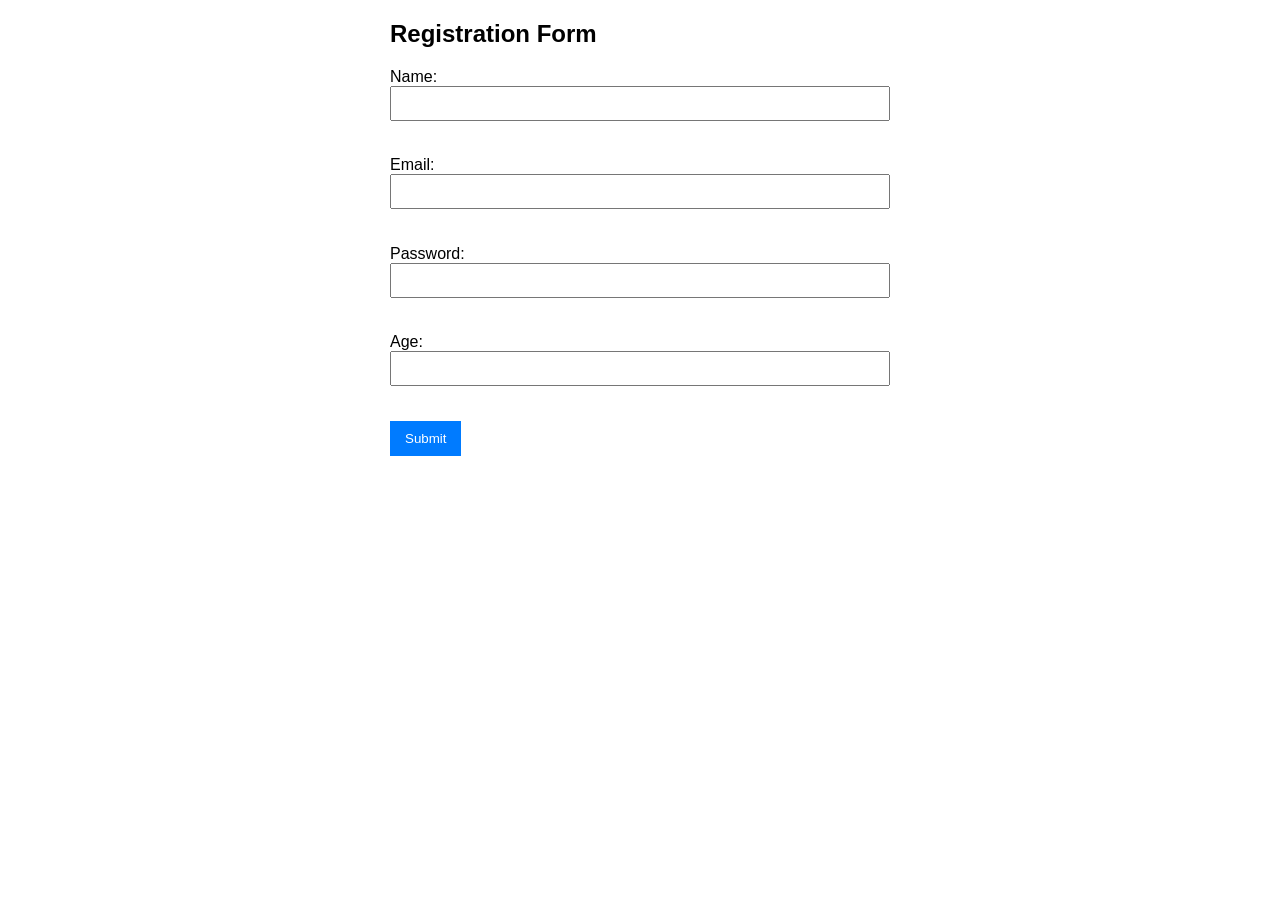
<file: form-validation.html>
<!DOCTYPE html>
<html lang="en">

<head>
    <title>Form Validation Demo</title>
    <style>
        body {
            font-family: Arial, sans-serif;
            max-width: 500px;
            margin: 20px auto;
        }

        .form-group {
            margin-bottom: 15px;
        }

        input {
            padding: 8px;
            width: 100%;
            box-sizing: border-box;
        }

        /* 3.3.6 Style for error messages */
        .error-msg {
            color: red;
            font-size: 0.85em;
            min-height: 1.2em;
            display: block;
            margin-top: 4px;
        }

        .success-msg {
            color: green;
            font-weight: bold;
        }

        button {
            padding: 10px 15px;
            background-color: #007BFF;
            color: white;
            border: none;
            cursor: pointer;
        }

        button:hover {
            background-color: #0056b3;
        }
    </style>
</head>

<body>

    <h2>Registration Form</h2>

    <!-- 3.3.7 HTML5 Validation Attributes (required, type, minlength) are included here. 
         Note: We add 'novalidate' so the browser doesn't block submission with native tooltips, 
         allowing our custom JavaScript validation and DOM error messages (3.3.6) to run instead. -->
    <form id="miForm" novalidate>

        <div class="form-group">
            <label for="name">Name:</label>
            <input type="text" id="name" name="name" required> <!-- 3.3.7 HTML5 required -->
            <span class="error-msg" id="errorName"></span> <!-- 3.3.6 Container for JS error -->
        </div>

        <div class="form-group">
            <label for="email">Email:</label>
            <input type="email" id="email" name="email" required> <!-- 3.3.7 HTML5 type & required -->
            <span class="error-msg" id="errorEmail"></span>
        </div>

        <div class="form-group">
            <label for="password">Password:</label>
            <input type="password" id="password" name="password" minlength="8" required> <!-- 3.3.7 HTML5 minlength -->
            <span class="error-msg" id="errorPassword"></span>
        </div>

        <div class="form-group">
            <label for="age">Age:</label>
            <input type="text" id="age" name="age" required>
            <span class="error-msg" id="errorAge"></span>
        </div>

        <button type="submit">Submit</button>
        <p id="formStatus"></p>
    </form>

    <script>
        const form = document.getElementById("miForm");
        const formStatus = document.getElementById("formStatus");

        // Listen for the form submission event
        form.addEventListener("submit", function (event) {
            // Clear previous error messages and status
            document.querySelectorAll(".error-msg").forEach(el => el.textContent = "");
            formStatus.textContent = "";
            formStatus.className = "";

            let isValid = true;

            // --- 3.3.3 & 3.3.6 Validating Required Field & Displaying Errors in DOM ---
            const name = document.getElementById("name").value;
            const errorName = document.getElementById("errorName");
            if (name === "") {
                errorName.textContent = "The name field is required.";
                isValid = false;
            }

            // --- 3.3.3 Validating Email Format with Regex ---
            const email = document.getElementById("email").value;
            const errorEmail = document.getElementById("errorEmail");
            const regexEmail = /^[a-zA-Z0-9._%+-]+@[a-zA-Z0-9.-]+\.[a-zA-Z]{2,}$/;

            if (email === "") {
                errorEmail.textContent = "The email field is required.";
                isValid = false;
            } else if (!regexEmail.test(email)) {
                errorEmail.textContent = "Please enter a valid email address.";
                isValid = false;
            }

            // --- 3.3.4 Password Validation with Regex ---
            const password = document.getElementById("password").value;
            const errorPassword = document.getElementById("errorPassword");
            // Regex: 8+ chars, at least 1 uppercase, 1 number, 1 special character
            const regexPassword = /^(?=.*[A-Z])(?=.*\d)(?=.*[@$!%*?&])[A-Za-z\d@$!%*?&]{8,}$/;

            if (!regexPassword.test(password)) {
                errorPassword.textContent = "Must be 8+ chars, 1 uppercase, 1 number, 1 special char.";
                isValid = false;
            }

            // --- 3.3.5 Validating Numeric Fields ---
            const age = document.getElementById("age").value;
            const errorAge = document.getElementById("errorAge");

            if (isNaN(age) || age === "" || Number(age) < 18) {
                errorAge.textContent = "Age must be a number and 18 or older.";
                isValid = false;
            }

            // --- Prevent form submission if any validation failed ---
            if (!isValid) {
                event.preventDefault();   // 3.3.3 Prevents form submission
                formStatus.textContent = "Please fix the errors above before submitting.";
                formStatus.style.color = "red";
            } else {
                // If valid, prevent default just for this demo so the page doesn't reload
                event.preventDefault();
                formStatus.textContent = "Form submitted successfully! (All validations passed)";
                formStatus.className = "success-msg";
            }
        });
    </script>
</body>

</html>
</file>
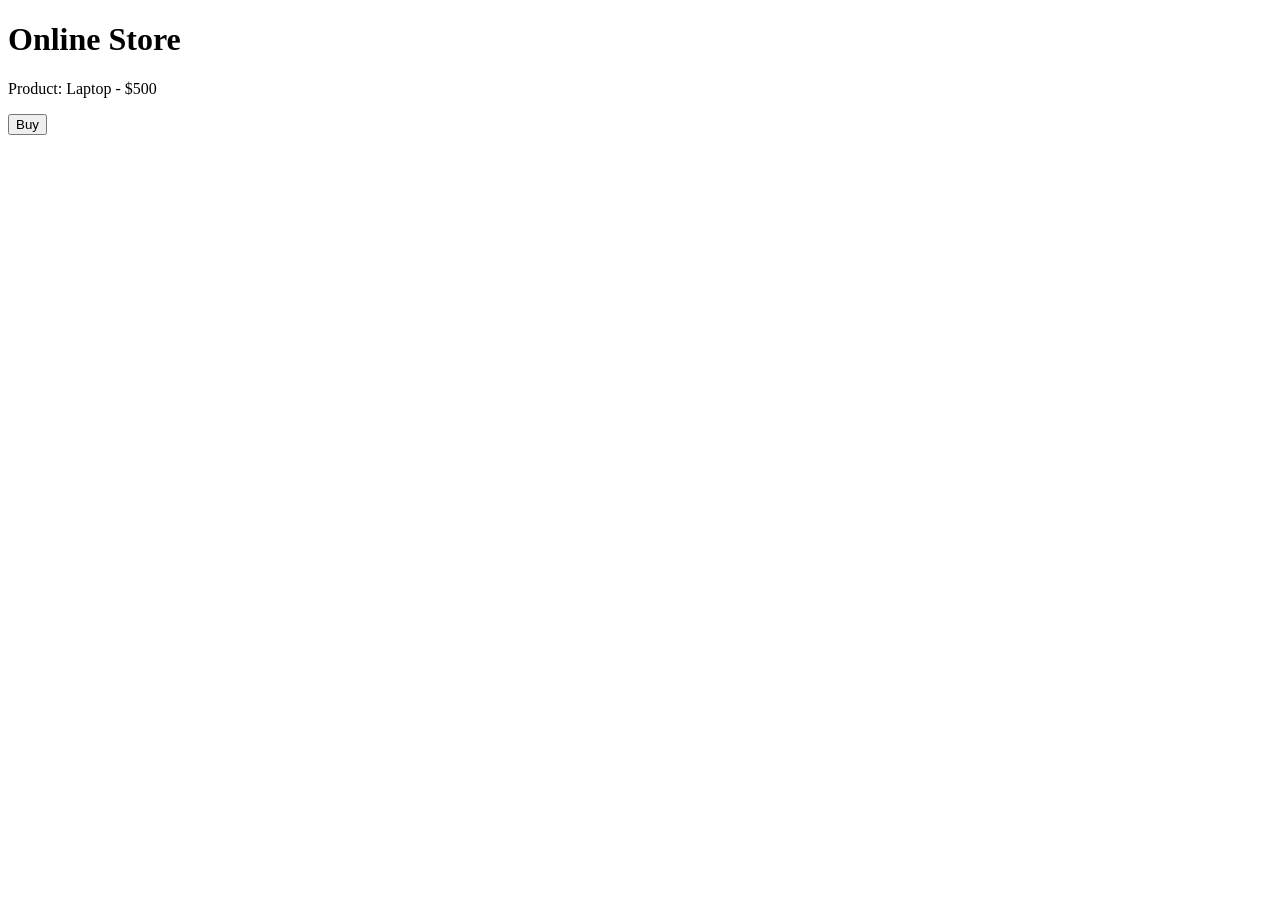
<file: Front-end-Code.html>
<!DOCTYPE html>
<html lang="en">

<head>
    <meta charset="UTF-8">
    <meta name="viewport" content="width=device-width, initial-scale=1.0">
    <title>Online Store</title>
    <script>
        function buy() {
            fetch("backend.php?product=1")
                .then(response => response.json())
                .then(data => alert(data.message))
                .catch(error => console.log("Error:", error));
        }
    </script>
</head>

<body>
    <h1>Online Store</h1>
    <p>Product: Laptop - $500</p>
    <button onclick="buy()">Buy</button>
</body>

</html>
</file>
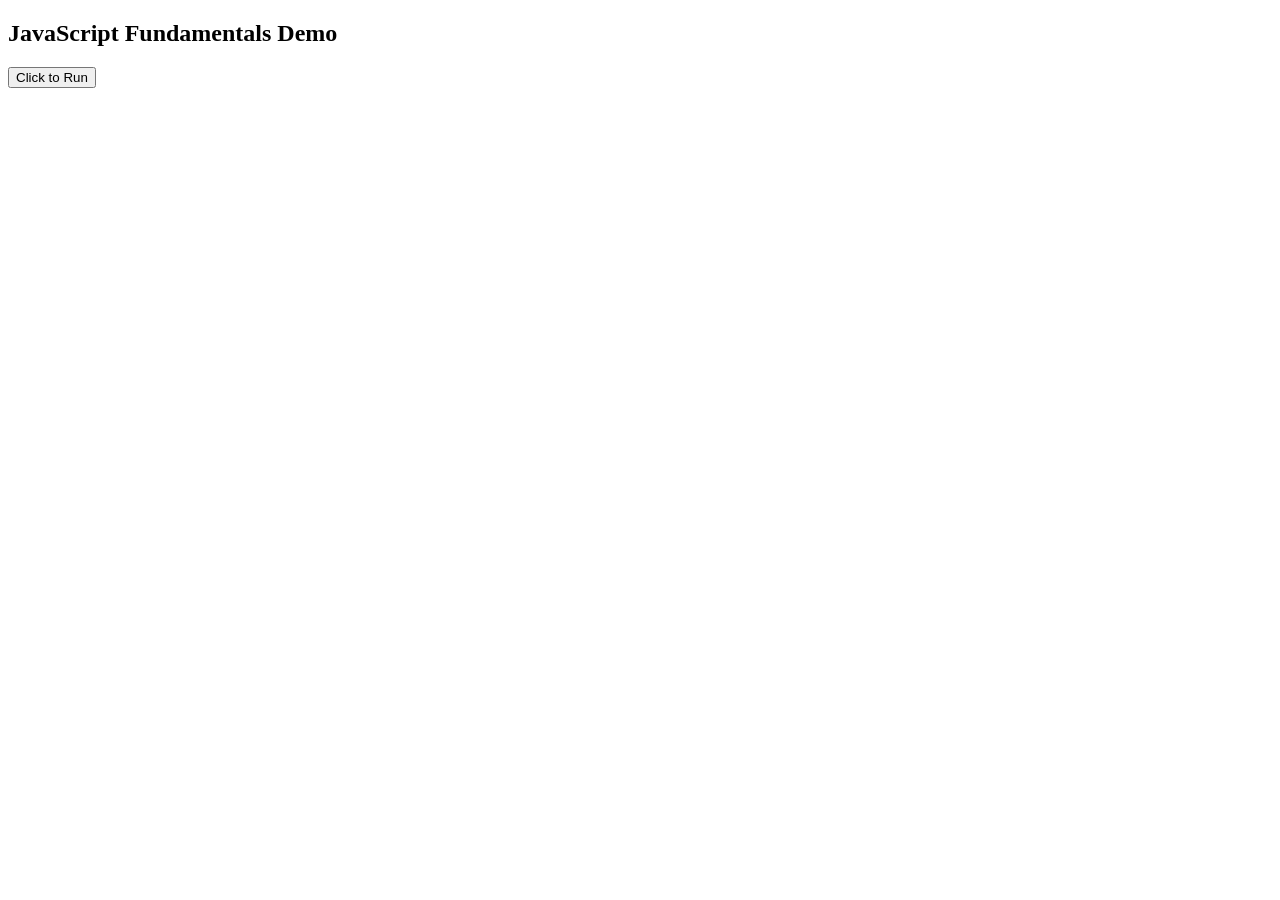
<file: functions.html>
<!DOCTYPE html>
<html lang="en">

<head>
    <title>JS Fundamentals Example</title>
</head>

<body>
    <h2>JavaScript Fundamentals Demo</h2>
    <button id="actionBtn">Click to Run</button>
    <p id="result"></p>

    <script>
        // --- 3.1.1 Variables ---
        var legacyMessage = "I am a var (function/global scope)";
        let modernMessage = "I am a let (block scope)";
        const PI = 3.1416; // Constant

        // --- 3.1.2 Functions ---

        // 1. Function Declaration
        function greet(name) {
            return "Hello, " + name + "!";
        }

        // 2. Anonymous Function
        const despedir = function (name) {
            return "Goodbye, " + name + "!";
        };

        // 3. Arrow Function (ES6)
        const multiplicar = (a, b) => a * b;

        // --- 3.1.3 Events ---
        // 1. Select the HTML elements
        const button = document.getElementById("actionBtn");
        const output = document.getElementById("result");

        // 2. Attach an Event Listener to the button
        button.addEventListener("click", function () {
            // Execute the functions and use the variables when the event occurs
            let resultText = "";
            resultText += greet("Charles") + "<br>";
            resultText += despedir("Charles") + "<br>";
            resultText += "Multiplication (2 * 3) = " + multiplicar(2, 3) + "<br>";
            resultText += "Constant PI = " + PI;

            // Update the HTML page
            output.innerHTML = resultText;
        });
    </script>
</body>

</html>
</file>
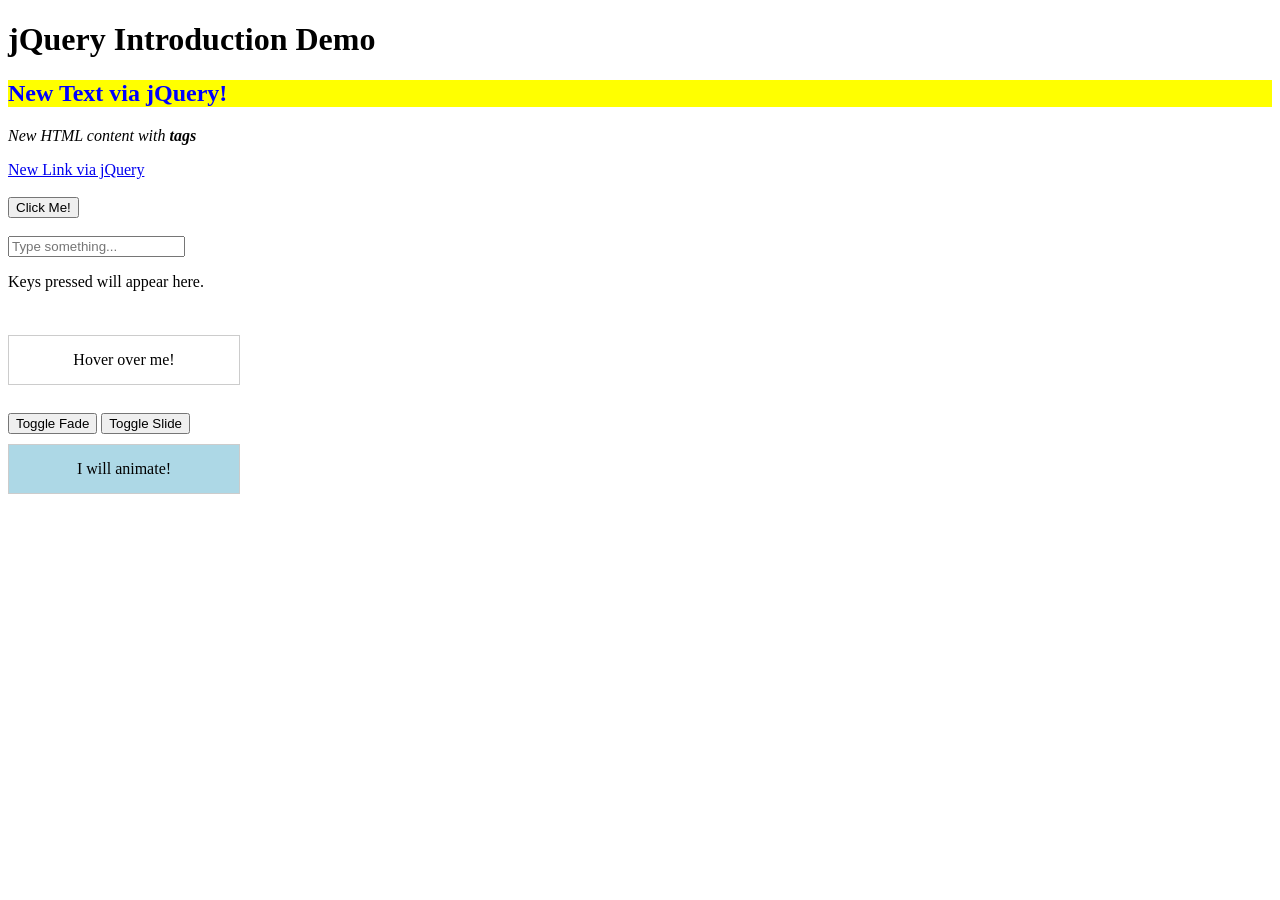
<file: jquery.html>
<!DOCTYPE html>
<html lang="en">

<head>
    <title>jQuery Introduction Demo</title>

    <!-- 3.4.2 Including jQuery via CDN -->
    <script src="https://code.jquery.com/jquery-3.6.0.min.js"></script>

    <style>
        .highlight {
            background-color: yellow;
            font-weight: bold;
        }

        .box {
            border: 1px solid #ccc;
            padding: 15px;
            margin: 10px 0;
            width: 200px;
            text-align: center;
        }
    </style>
</head>

<body>

    <h1>jQuery Introduction Demo</h1>

    <!-- Targets for 3.4.4 DOM Manipulation -->
    <h2 id="myElement">Original Text</h2>
    <p id="myParagraph">Original paragraph content.</p>
    <a id="myLink" href="https://www.old-link.com">Old Link</a>
    <br><br>

    <!-- Targets for 3.4.5 Event Handling -->
    <button id="miBoton">Click Me!</button>
    <br><br>
    <input type="text" id="miInput" placeholder="Type something...">
    <p id="keyOutput">Keys pressed will appear here.</p>
    <br>
    <div id="hoverElement" class="box">Hover over me!</div>
    <br>

    <!-- Targets for 3.4.6 Animations -->
    <button id="fadeBtn">Toggle Fade</button>
    <button id="slideBtn">Toggle Slide</button>
    <div id="animElement" class="box" style="background-color: lightblue;">I will animate!</div>

    <script>
        // Wait for the HTML document to be fully loaded before running jQuery
        $(document).ready(function () {

            // ==========================================
            // 3.4.3 & 3.4.4 Basic Syntax & DOM Manipulation
            // ==========================================

            // 3.4.3 Basic selector and changing CSS
            $("#myElement").css("color", "blue");

            // Changing text and HTML content
            $("#myElement").text("New Text via jQuery!");
            $("#myParagraph").html("<em>New HTML content with <strong>tags</strong></em>");

            // Adding a CSS class
            $("#myElement").addClass("highlight");

            // Changing an attribute
            $("#myLink").attr("href", "https://www.new-link.com");
            $("#myLink").text("New Link via jQuery");


            // ==========================================
            // 3.4.5 Event Handling
            // ==========================================

            // Click event
            $("#miBoton").click(function () {
                alert("Button clicked using jQuery!");
            });

            // Keyboard event (keyup)
            $("#miInput").keyup(function () {
                // $(this) refers to the specific element that triggered the event
                $("#keyOutput").text("Key pressed: " + $(this).val());
            });

            // Mouse event (mouseenter)
            $("#hoverElement").mouseenter(function () {
                $(this).css("background-color", "lightgreen");
            }).mouseleave(function () {
                // Resetting color when the mouse leaves
                $(this).css("background-color", "");
            });


            // ==========================================
            // 3.4.6 Animations
            // ==========================================

            // Toggle Fade Out / Fade In
            let isFaded = false;
            $("#fadeBtn").click(function () {
                if (!isFaded) {
                    $("#animElement").fadeOut(1000); // Fades out in 1 second
                } else {
                    $("#animElement").fadeIn(1000);  // Fades in in 1 second
                }
                isFaded = !isFaded;
            });

            // Toggle Slide Up / Slide Down
            let isSlid = false;
            $("#slideBtn").click(function () {
                if (!isSlid) {
                    $("#animElement").slideUp(1000); // Slides up in 1 second
                } else {
                    $("#animElement").slideDown(1000); // Slides down in 1 second
                }
                isSlid = !isSlid;
            });

        });
    </script>
</body>

</html>
</file>
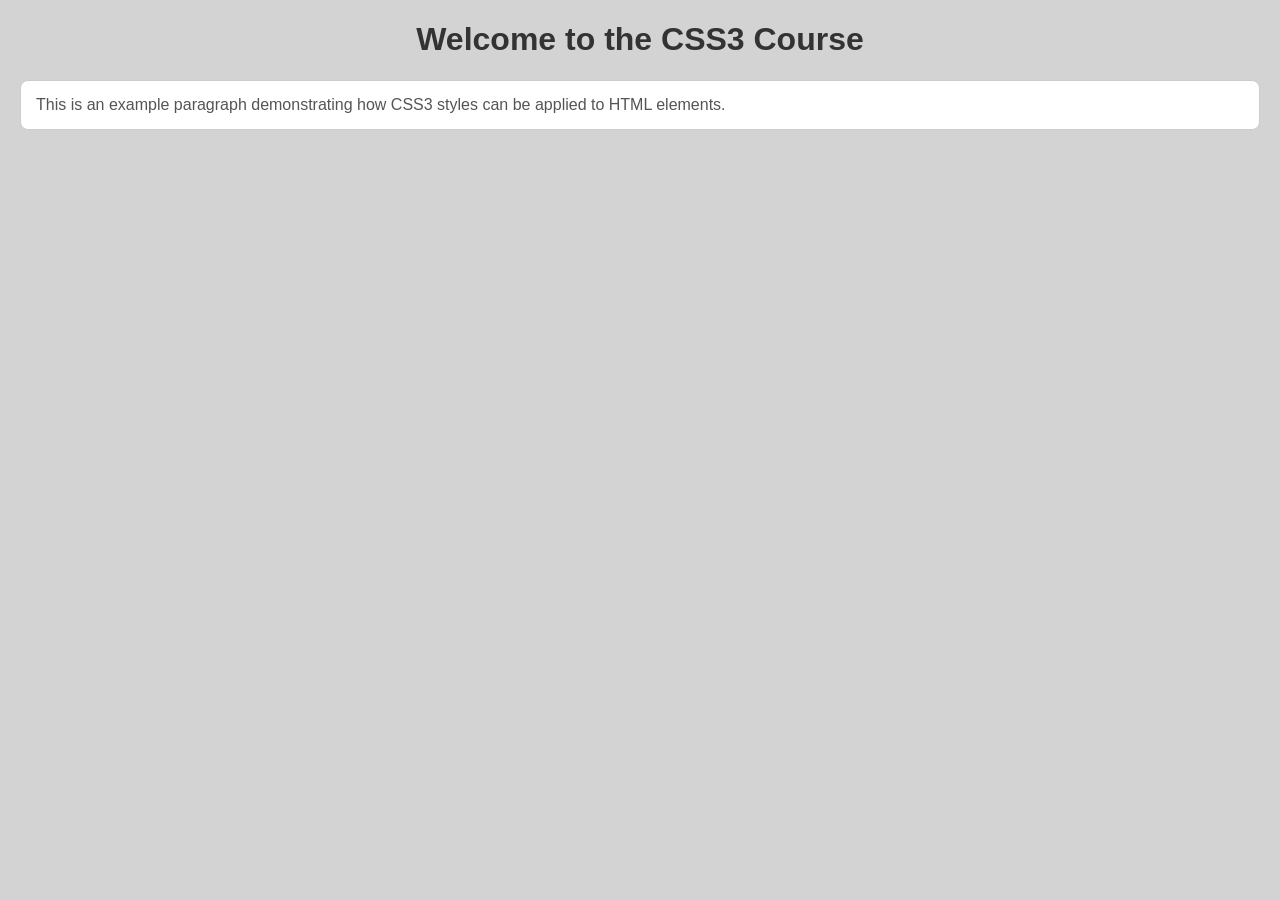
<file: page-with-style.html>
<!DOCTYPE html>
<html lang="en">

<head>
    <meta charset="UTF-8">
    <meta name="viewport" content="width=device-width, initial-scale=1.0">
    <title>CSS3 Example</title>
    <style>
        body {
            font-family: Arial, sans-serif;
            font-size: 16px;
            background-color: lightgray;
            margin: 0;
            padding: 0;
        }

        h1 {
            color: #333;
            text-align: center;
        }

        p {
            color: #555;
            margin: 20px;
            padding: 15px;
            background-color: white;
            border: 1px solid #ccc;
            border-radius: 8px;
        }

        /* Media query for small screens */
        @media (max-width: 600px) {
            body {
                font-size: 14px;
            }

            p {
                margin: 10px;
                padding: 10px;
            }
        }
    </style>
</head>

<body>
    <h1>Welcome to the CSS3 Course</h1>
    <p>This is an example paragraph demonstrating how CSS3 styles can be applied to HTML elements.</p>
</body>

</html>
</file>
<file: styles.css>
/* styles.css */
body {
font-family: Arial, sans-serif;
margin: 0;
padding: 0;
background-color: #f4f4f4;
}
header {
background-color: #333;
color: white;
padding: 20px;
text-align: center;
}
h1 {
margin: 0;
}
section {
padding: 20px;
background-color: #fff;
margin: 10px;
}
footer {
background-color: #333;
color: white;
text-align: center;
padding: 10px;
}
/* Responsive design */
@media screen and (max-width: 600px) {
header {
font-size: 14px;
}
section {
margin: 5px;
}
}
</file>
